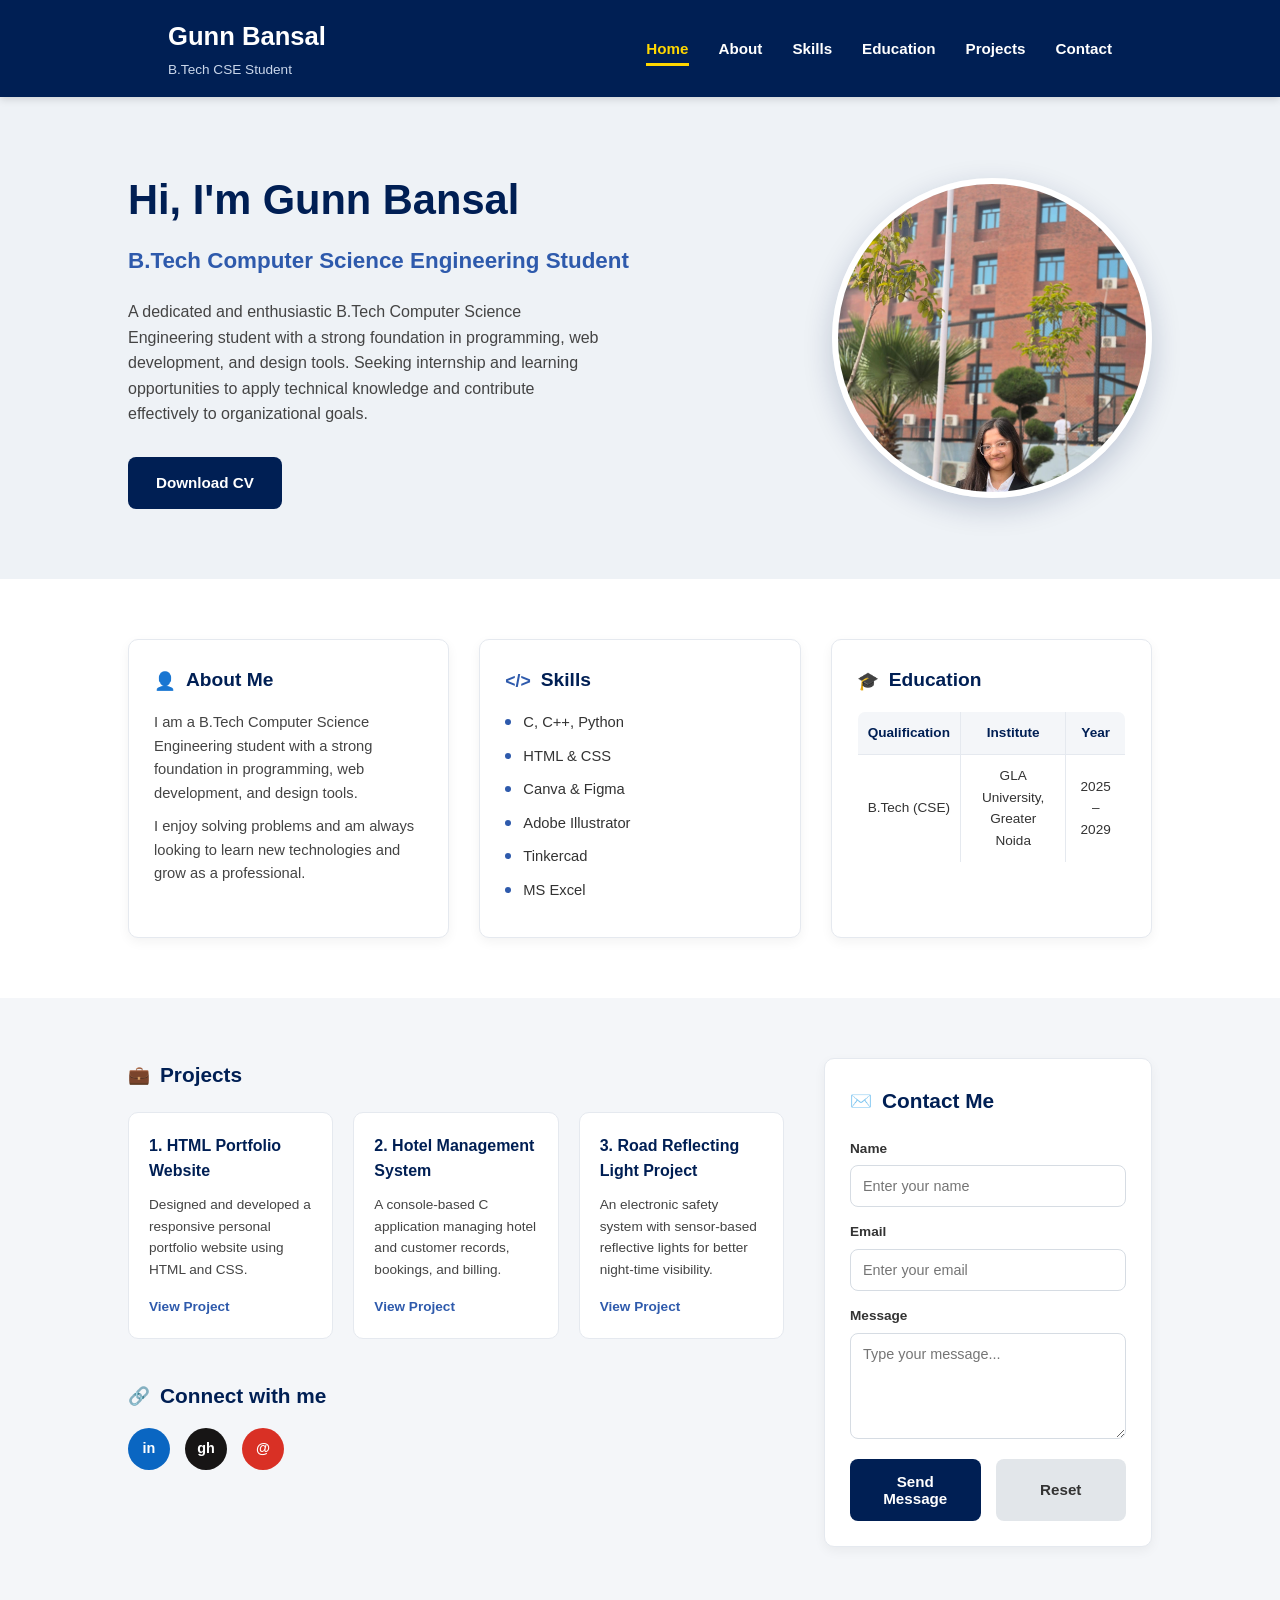
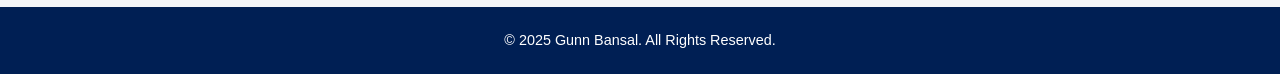
<file: assignment/index.html>
<!DOCTYPE html>
<html lang="en">
<head>
<meta charset="UTF-8">
<meta name="viewport" content="width=device-width, initial-scale=1.0">
<title>Gunn Bansal | Portfolio</title>
<link rel="stylesheet" href="style.css">
</head>
<body>

  <!-- Header / Navbar -->
  <header class="navbar">
    <div class="nav-container">
      <div class="logo">
        <h1>Gunn Bansal</h1>
        <p>B.Tech CSE Student</p>
      </div>
      <nav>
        <ul class="nav-links">
          <li><a href="#home" class="active">Home</a></li>
          <li><a href="#about">About</a></li>
          <li><a href="#skills">Skills</a></li>
          <li><a href="#education">Education</a></li>
          <li><a href="#projects">Projects</a></li>
          <li><a href="#contact">Contact</a></li>
        </ul>
      </nav>
    </div>
  </header>

  <!-- Hero Section -->
  <section class="hero" id="home">
    <div class="hero-container">
      <div class="hero-text">
        <h2>Hi, I'm Gunn Bansal</h2>
        <h3>B.Tech Computer Science Engineering Student</h3>
        <p>
          A dedicated and enthusiastic B.Tech Computer Science Engineering
          student with a strong foundation in programming, web development,
          and design tools. Seeking internship and learning opportunities to
          apply technical knowledge and contribute effectively to
          organizational goals.
        </p>
        <a href="#" class="btn-primary">Download CV</a>
      </div>
      <div class="hero-image">
        <img src="profile.jpg" alt="Gunn Bansal profile photo">
      </div>
    </div>
  </section>

  <!-- About, Skills, Education Section -->
  <section class="info-section" id="about">
    <div class="info-container">

      <div class="card">
        <h4><span class="icon">👤</span> About Me</h4>
        <p>I am a B.Tech Computer Science Engineering student with a strong foundation in programming, web development, and design tools.</p>
        <p>I enjoy solving problems and am always looking to learn new technologies and grow as a professional.</p>
      </div>

      <div class="card" id="skills">
        <h4><span class="icon">&lt;/&gt;</span> Skills</h4>
        <ul class="skills-list">
          <li>C, C++, Python</li>
          <li>HTML &amp; CSS</li>
          <li>Canva &amp; Figma</li>
          <li>Adobe Illustrator</li>
          <li>Tinkercad</li>
          <li>MS Excel</li>
        </ul>
      </div>

      <div class="card" id="education">
        <h4><span class="icon">🎓</span> Education</h4>
        <table class="edu-table">
          <thead>
            <tr>
              <th>Qualification</th>
              <th>Institute</th>
              <th>Year</th>
            </tr>
          </thead>
          <tbody>
            <tr>
              <td>B.Tech (CSE)</td>
              <td>GLA University, Greater Noida</td>
              <td>2025 &ndash; 2029</td>
            </tr>
          </tbody>
        </table>
      </div>

    </div>
  </section>

  <!-- Projects and Contact Section -->
  <section class="main-section" id="projects">
    <div class="main-container">

      <div class="projects-connect">
        <h4><span class="icon">💼</span> Projects</h4>
        <div class="projects-grid">

          <div class="project-card">
            <h5>1. HTML Portfolio Website</h5>
            <p>Designed and developed a responsive personal portfolio website using HTML and CSS.</p>
            <a href="#" class="view-link">View Project</a>
          </div>

          <div class="project-card">
            <h5>2. Hotel Management System</h5>
            <p>A console-based C application managing hotel and customer records, bookings, and billing.</p>
            <a href="#" class="view-link">View Project</a>
          </div>

          <div class="project-card">
            <h5>3. Road Reflecting Light Project</h5>
            <p>An electronic safety system with sensor-based reflective lights for better night-time visibility.</p>
            <a href="#" class="view-link">View Project</a>
          </div>

        </div>

        <div class="connect">
          <h4><span class="icon">🔗</span> Connect with me</h4>
          <div class="social-icons">
            <a href="#" class="social-icon linkedin" aria-label="LinkedIn">in</a>
            <a href="#" class="social-icon github" aria-label="GitHub">gh</a>
            <a href="mailto:gunnbansal01@gmail.com" class="social-icon gmail" aria-label="Gmail">@</a>
          </div>
        </div>
      </div>

      <div class="contact" id="contact">
        <h4><span class="icon">✉️</span> Contact Me</h4>
        <form>
          <label for="name">Name</label>
          <input type="text" id="name" name="name" placeholder="Enter your name" required>

          <label for="email">Email</label>
          <input type="email" id="email" name="email" placeholder="Enter your email" required>

          <label for="message">Message</label>
          <textarea id="message" name="message" rows="5" placeholder="Type your message..." required></textarea>

          <div class="form-buttons">
            <button type="submit" class="btn-primary">Send Message</button>
            <button type="reset" class="btn-secondary">Reset</button>
          </div>
        </form>
      </div>

    </div>
  </section>

  <!-- Footer -->
  <footer class="footer">
    <p>&copy; 2025 Gunn Bansal. All Rights Reserved.</p>
  </footer>

</body>
</html>
</file>
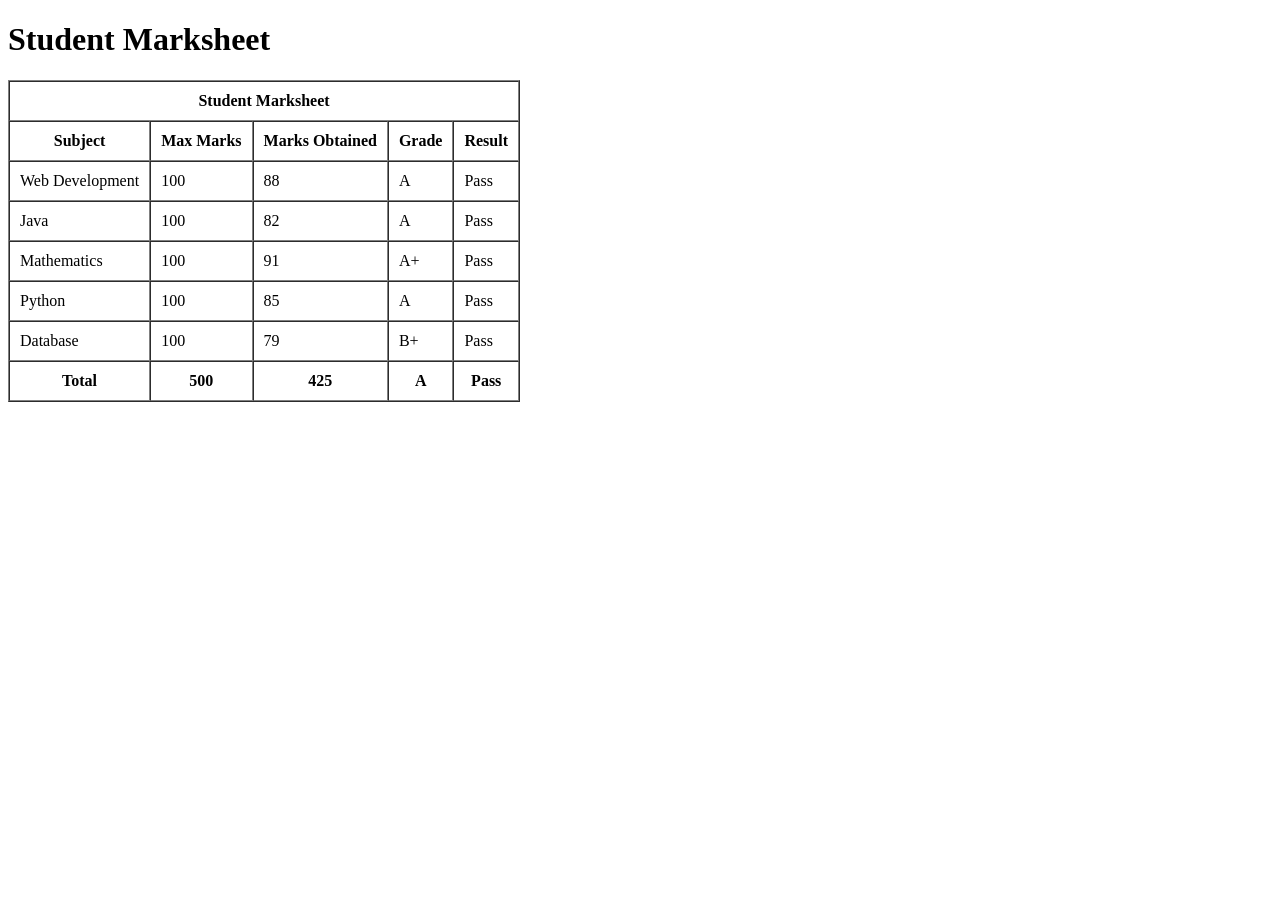
<file: assignment/1_marksheet.html>
<!DOCTYPE html>
<html lang="en">
<head>
    <meta charset="UTF-8">
    <meta name="viewport" content="width=device-width, initial-scale=1.0">
    <title>Student Marksheet</title>
</head>
<body>
    <h1>Student Marksheet</h1>

    <table border="1" cellpadding="10" cellspacing="0">
        <tr>
            <th colspan="5">Student Marksheet</th>
        </tr>
        <tr>
            <th>Subject</th>
            <th>Max Marks</th>
            <th>Marks Obtained</th>
            <th>Grade</th>
            <th>Result</th>
        </tr>
        <tr>
            <td>Web Development</td>
            <td>100</td>
            <td>88</td>
            <td>A</td>
            <td>Pass</td>
        </tr>
        <tr>
            <td>Java</td>
            <td>100</td>
            <td>82</td>
            <td>A</td>
            <td>Pass</td>
        </tr>
        <tr>
            <td>Mathematics</td>
            <td>100</td>
            <td>91</td>
            <td>A+</td>
            <td>Pass</td>
        </tr>
        <tr>
            <td>Python</td>
            <td>100</td>
            <td>85</td>
            <td>A</td>
            <td>Pass</td>
        </tr>
        <tr>
            <td>Database</td>
            <td>100</td>
            <td>79</td>
            <td>B+</td>
            <td>Pass</td>
        </tr>
        <tr>
            <th>Total</th>
            <th>500</th>
            <th>425</th>
            <th>A</th>
            <th>Pass</th>
        </tr>
    </table>
</body>
</html>
</file>
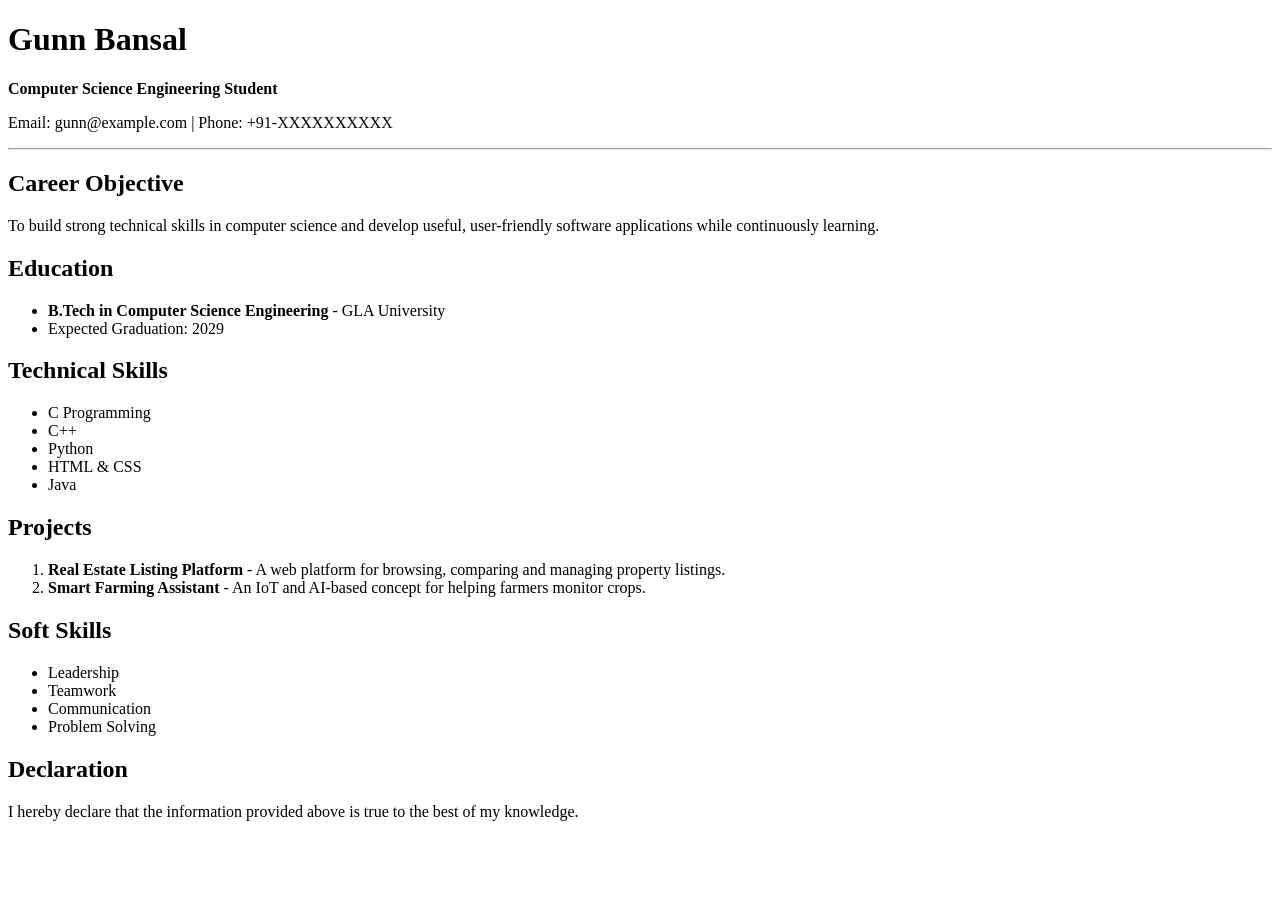
<file: assignment/2_resume.html>
<!DOCTYPE html>
<html lang="en">
<head>
    <meta charset="UTF-8">
    <meta name="viewport" content="width=device-width, initial-scale=1.0">
    <title>Resume</title>
</head>
<body>
    <h1>Gunn Bansal</h1>
    <p><strong>Computer Science Engineering Student</strong></p>
    <p>Email: gunn@example.com | Phone: +91-XXXXXXXXXX</p>

    <hr>

    <h2>Career Objective</h2>
    <p>
        To build strong technical skills in computer science and develop
        useful, user-friendly software applications while continuously learning.
    </p>

    <h2>Education</h2>
    <ul>
        <li><strong>B.Tech in Computer Science Engineering</strong> - GLA University</li>
        <li>Expected Graduation: 2029</li>
    </ul>

    <h2>Technical Skills</h2>
    <ul>
        <li>C Programming</li>
        <li>C++</li>
        <li>Python</li>
        <li>HTML & CSS</li>
        <li>Java</li>
    </ul>

    <h2>Projects</h2>
    <ol>
        <li><strong>Real Estate Listing Platform</strong> - A web platform for
            browsing, comparing and managing property listings.</li>
        <li><strong>Smart Farming Assistant</strong> - An IoT and AI-based
            concept for helping farmers monitor crops.</li>
    </ol>

    <h2>Soft Skills</h2>
    <ul>
        <li>Leadership</li>
        <li>Teamwork</li>
        <li>Communication</li>
        <li>Problem Solving</li>
    </ul>

    <h2>Declaration</h2>
    <p>I hereby declare that the information provided above is true to the best of my knowledge.</p>
</body>
</html>
</file>
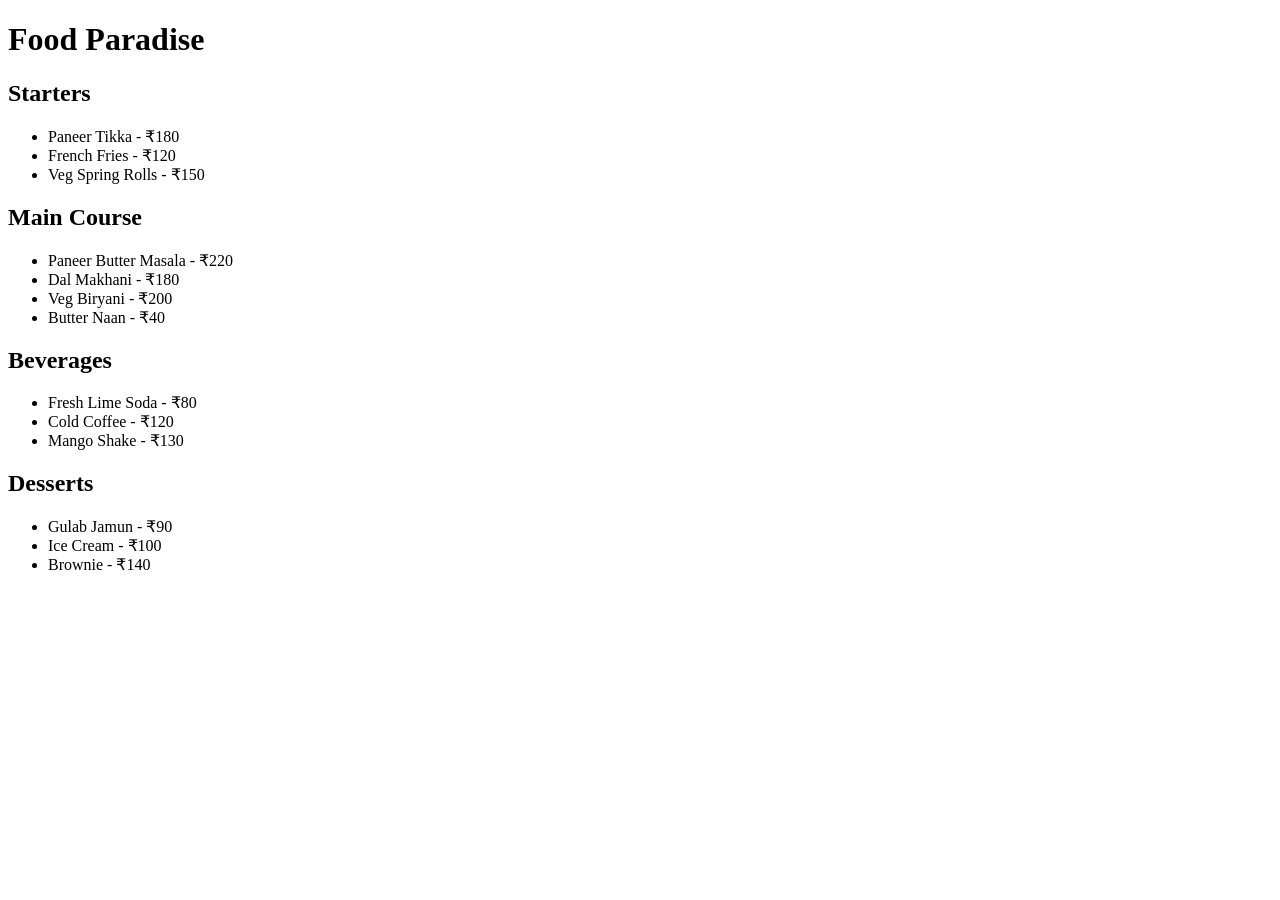
<file: assignment/3_restaurant_menu.html>
<!DOCTYPE html>
<html lang="en">
<head>
    <meta charset="UTF-8">
    <meta name="viewport" content="width=device-width, initial-scale=1.0">
    <title>Restaurant Menu</title>
</head>
<body>
    <h1>Food Paradise</h1>

    <h2>Starters</h2>
    <ul>
        <li>Paneer Tikka - ₹180</li>
        <li>French Fries - ₹120</li>
        <li>Veg Spring Rolls - ₹150</li>
    </ul>

    <h2>Main Course</h2>
    <ul>
        <li>Paneer Butter Masala - ₹220</li>
        <li>Dal Makhani - ₹180</li>
        <li>Veg Biryani - ₹200</li>
        <li>Butter Naan - ₹40</li>
    </ul>

    <h2>Beverages</h2>
    <ul>
        <li>Fresh Lime Soda - ₹80</li>
        <li>Cold Coffee - ₹120</li>
        <li>Mango Shake - ₹130</li>
    </ul>

    <h2>Desserts</h2>
    <ul>
        <li>Gulab Jamun - ₹90</li>
        <li>Ice Cream - ₹100</li>
        <li>Brownie - ₹140</li>
    </ul>
</body>
</html>
</file>
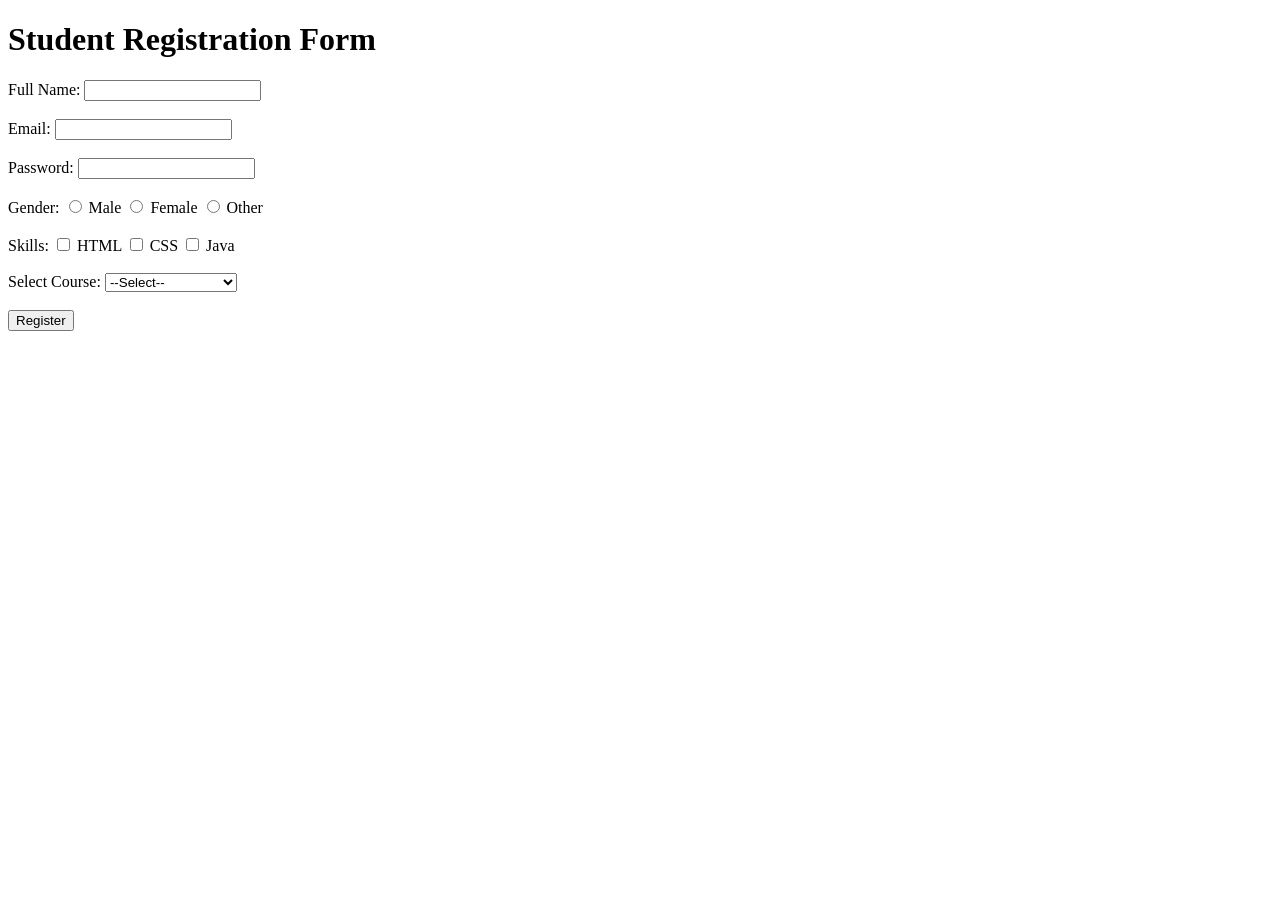
<file: assignment/4_registration_form.html>
<!DOCTYPE html>
<html lang="en">
<head>
    <meta charset="UTF-8">
    <meta name="viewport" content="width=device-width, initial-scale=1.0">
    <title>Registration Form</title>
</head>
<body>
    <h1>Student Registration Form</h1>

    <form action="#" method="post">

        <label for="name">Full Name:</label>
        <input type="text" id="name" name="name" required>
        <br><br>

        <label for="email">Email:</label>
        <input type="email" id="email" name="email" required>
        <br><br>

        <label for="password">Password:</label>
        <input type="password" id="password" name="password" required>
        <br><br>

        <label>Gender:</label>
        <input type="radio" id="male" name="gender" value="male">
        <label for="male">Male</label>

        <input type="radio" id="female" name="gender" value="female">
        <label for="female">Female</label>

        <input type="radio" id="other" name="gender" value="other">
        <label for="other">Other</label>
        <br><br>

        <label>Skills:</label>
        <input type="checkbox" id="html" name="skills" value="html">
        <label for="html">HTML</label>

        <input type="checkbox" id="css" name="skills" value="css">
        <label for="css">CSS</label>

        <input type="checkbox" id="java" name="skills" value="java">
        <label for="java">Java</label>
        <br><br>

        <label for="course">Select Course:</label>
        <select id="course" name="course">
            <option value="">--Select--</option>
            <option value="cse">Computer Science</option>
            <option value="aiml">AI & ML</option>
            <option value="ds">Data Science</option>
        </select>
        <br><br>

        <input type="submit" value="Register">

    </form>
</body>
</html>
</file>
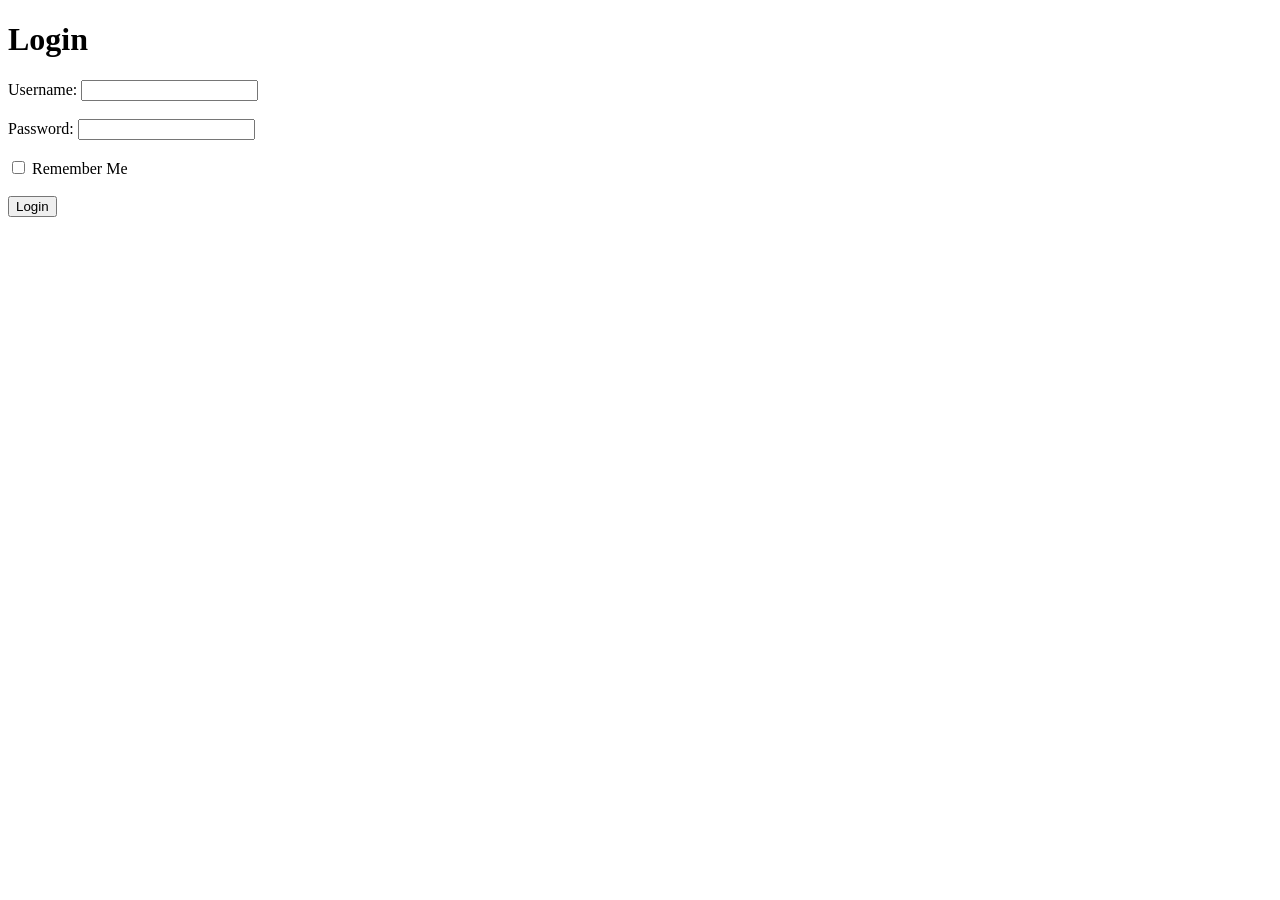
<file: assignment/5_login.html>
<!DOCTYPE html>
<html lang="en">
<head>
    <meta charset="UTF-8">
    <meta name="viewport" content="width=device-width, initial-scale=1.0">
    <title>Login Page</title>
</head>
<body>
    <h1>Login</h1>

    <form action="#" method="post">

        <label for="username">Username:</label>
        <input type="text" id="username" name="username" required>
        <br><br>

        <label for="password">Password:</label>
        <input type="password" id="password" name="password" required>
        <br><br>

        <input type="checkbox" id="remember" name="remember">
        <label for="remember">Remember Me</label>
        <br><br>

        <input type="submit" value="Login">

    </form>
</body>
</html>
</file>
<file: assignment/style.css>
/* ===== Reset ===== */
* {
  margin: 0;
  padding: 0;
  box-sizing: border-box;
}

/* Colors
   Navy:   #001F54
   Gold:   #FFD700
   Blue:   #2E5AAC
   BG:     #EEF2F6 (hero) / #F4F6F9 (sections)
   Card:   #FFFFFF
*/

html {
  scroll-behavior: smooth;
}

body {
  font-family: Arial, Helvetica, sans-serif;
  color: #222;
  background-color: #F4F6F9;
  line-height: 1.6;
}

a {
  text-decoration: none;
  color: inherit;
}

ul {
  list-style: none;
}

img {
  max-width: 100%;
  display: block;
}

/* ===== Navbar ===== */
.navbar {
  background-color: #001F54;
  position: sticky;
  top: 0;
  z-index: 100;
  box-shadow: 0 2px 8px rgba(0, 0, 0, 0.15);
}

.nav-container {
  max-width: 1200px;
  margin: 0 auto;
  padding: 16px 10%;
  display: flex;
  justify-content: space-between;
  align-items: center;
  flex-wrap: wrap;
}

.logo h1 {
  color: #FFFFFF;
  font-size: 1.6rem;
  font-weight: 700;
}

.logo p {
  color: #C9D6EA;
  font-size: 0.85rem;
  margin-top: 2px;
}

.nav-links {
  display: flex;
  gap: 30px;
  flex-wrap: wrap;
}

.nav-links a {
  color: #FFFFFF;
  font-weight: 600;
  font-size: 0.95rem;
  padding-bottom: 6px;
  border-bottom: 3px solid transparent;
  transition: color 0.3s ease, border-color 0.3s ease;
}

.nav-links a:hover {
  color: #FFD700;
}

.nav-links a.active {
  color: #FFD700;
  border-bottom: 3px solid #FFD700;
}

/* ===== Hero Section ===== */
.hero {
  background-color: #EEF2F6;
  padding: 70px 10%;
}

.hero-container {
  max-width: 1200px;
  margin: 0 auto;
  display: flex;
  align-items: center;
  justify-content: space-between;
  gap: 40px;
  flex-wrap: wrap;
}

.hero-text {
  flex: 1;
  min-width: 300px;
}

.hero-text h2 {
  font-size: 2.6rem;
  color: #001F54;
  margin-bottom: 10px;
  font-weight: 800;
}

.hero-text h3 {
  font-size: 1.4rem;
  color: #2E5AAC;
  margin-bottom: 20px;
  font-weight: 600;
}

.hero-text p {
  font-size: 1rem;
  color: #444;
  max-width: 480px;
  margin-bottom: 30px;
}

.btn-primary {
  display: inline-block;
  background-color: #001F54;
  color: #FFFFFF;
  padding: 14px 28px;
  border-radius: 8px;
  font-weight: 700;
  font-size: 0.95rem;
  border: none;
  cursor: pointer;
  transition: background-color 0.3s ease, transform 0.2s ease;
}

.btn-primary:hover {
  background-color: #001740;
  transform: translateY(-2px);
}

.btn-secondary {
  display: inline-block;
  background-color: #E2E6EA;
  color: #333;
  padding: 14px 28px;
  border-radius: 8px;
  font-weight: 700;
  font-size: 0.95rem;
  border: none;
  cursor: pointer;
  transition: background-color 0.3s ease;
}

.btn-secondary:hover {
  background-color: #cfd4d9;
}

.hero-image {
  flex: 0 0 auto;
  display: flex;
  justify-content: center;
  align-items: center;
}

.hero-image img {
  width: 320px;
  height: 320px;
  border-radius: 50%;
  object-fit: cover;
  object-position: top center;
  border: 6px solid #FFFFFF;
  box-shadow: 0 10px 30px rgba(0, 31, 84, 0.2);
}

/* ===== Info Section (About / Skills / Education) ===== */
.info-section {
  background-color: #FFFFFF;
  padding: 60px 10%;
}

.info-container {
  max-width: 1200px;
  margin: 0 auto;
  display: grid;
  grid-template-columns: repeat(3, 1fr);
  gap: 30px;
}

.card {
  background-color: #FFFFFF;
  border: 1px solid #E5E9EF;
  border-radius: 10px;
  padding: 25px;
  box-shadow: 0 4px 12px rgba(0, 0, 0, 0.05);
  transition: box-shadow 0.3s ease, transform 0.3s ease;
}

.card:hover {
  box-shadow: 0 8px 20px rgba(0, 0, 0, 0.1);
  transform: translateY(-3px);
}

.card h4 {
  color: #001F54;
  font-size: 1.2rem;
  margin-bottom: 15px;
  display: flex;
  align-items: center;
  gap: 10px;
}

.icon {
  color: #2E5AAC;
  font-size: 1.1rem;
}

.card p {
  font-size: 0.92rem;
  color: #444;
  margin-bottom: 10px;
}

.skills-list li {
  position: relative;
  padding-left: 18px;
  margin-bottom: 10px;
  font-size: 0.92rem;
  color: #333;
}

.skills-list li::before {
  content: "";
  position: absolute;
  left: 0;
  top: 8px;
  width: 6px;
  height: 6px;
  border-radius: 50%;
  background-color: #2E5AAC;
}

/* Education Table */
.edu-table {
  width: 100%;
  border-collapse: collapse;
  border-radius: 8px;
  overflow: hidden;
  border: 1px solid #E5E9EF;
}

.edu-table th,
.edu-table td {
  border: 1px solid #E5E9EF;
  padding: 10px;
  text-align: center;
  font-size: 0.85rem;
}

.edu-table th {
  background-color: #F4F6F9;
  color: #001F54;
  font-weight: 700;
}

.edu-table td {
  color: #333;
}

/* ===== Projects & Contact Section ===== */
.main-section {
  background-color: #F4F6F9;
  padding: 60px 10%;
}

.main-container {
  max-width: 1200px;
  margin: 0 auto;
  display: grid;
  grid-template-columns: 2fr 1fr;
  gap: 40px;
  align-items: start;
}

.projects-connect h4 {
  color: #001F54;
  font-size: 1.3rem;
  margin-bottom: 20px;
  display: flex;
  align-items: center;
  gap: 10px;
}

.projects-grid {
  display: grid;
  grid-template-columns: repeat(3, 1fr);
  gap: 20px;
  margin-bottom: 40px;
}

.project-card {
  background-color: #FFFFFF;
  border: 1px solid #E5E9EF;
  border-radius: 10px;
  padding: 20px;
  transition: box-shadow 0.3s ease, transform 0.3s ease;
}

.project-card:hover {
  box-shadow: 0 8px 20px rgba(0, 0, 0, 0.1);
  transform: translateY(-3px);
}

.project-card h5 {
  color: #001F54;
  font-size: 1rem;
  margin-bottom: 10px;
}

.project-card p {
  font-size: 0.85rem;
  color: #444;
  margin-bottom: 12px;
  min-height: 55px;
}

.view-link {
  color: #2E5AAC;
  font-weight: 700;
  font-size: 0.85rem;
  transition: color 0.3s ease;
}

.view-link:hover {
  color: #001F54;
  text-decoration: underline;
}

.connect h4 {
  margin-bottom: 15px;
}

.social-icons {
  display: flex;
  gap: 15px;
}

.social-icon {
  width: 42px;
  height: 42px;
  border-radius: 50%;
  display: flex;
  align-items: center;
  justify-content: center;
  font-weight: 700;
  font-size: 0.9rem;
  color: #FFFFFF;
  transition: transform 0.3s ease, box-shadow 0.3s ease;
}

.social-icon:hover {
  transform: translateY(-4px);
  box-shadow: 0 6px 14px rgba(0, 0, 0, 0.2);
}

.linkedin { background-color: #0A66C2; }
.github { background-color: #171515; }
.gmail { background-color: #D93025; }

/* Contact Form */
.contact {
  background-color: #FFFFFF;
  border: 1px solid #E5E9EF;
  border-radius: 10px;
  padding: 25px;
  box-shadow: 0 4px 12px rgba(0, 0, 0, 0.05);
}

.contact h4 {
  color: #001F54;
  font-size: 1.3rem;
  margin-bottom: 20px;
  display: flex;
  align-items: center;
  gap: 10px;
}

.contact form {
  display: flex;
  flex-direction: column;
}

.contact label {
  font-size: 0.85rem;
  font-weight: 700;
  color: #333;
  margin-bottom: 6px;
  margin-top: 14px;
}

.contact label:first-of-type {
  margin-top: 0;
}

.contact input,
.contact textarea {
  width: 100%;
  padding: 12px;
  border: 1px solid #D6DCE3;
  border-radius: 8px;
  font-family: inherit;
  font-size: 0.9rem;
  transition: border-color 0.3s ease;
  resize: vertical;
}

.contact input:focus,
.contact textarea:focus {
  outline: none;
  border-color: #2E5AAC;
}

.form-buttons {
  display: flex;
  gap: 15px;
  margin-top: 20px;
}

.form-buttons button {
  flex: 1;
}

/* ===== Footer ===== */
.footer {
  background-color: #001F54;
  color: #FFFFFF;
  text-align: center;
  padding: 22px 10%;
  width: 100%;
}

.footer p {
  font-size: 0.9rem;
}

/* ===== Responsive Breakpoints ===== */

/* Tablet: 1024px */
@media (max-width: 1024px) {
  .info-container {
    grid-template-columns: 1fr 1fr;
  }

  .main-container {
    grid-template-columns: 1fr;
  }

  .projects-grid {
    grid-template-columns: repeat(3, 1fr);
  }
}

/* Small tablet / large mobile: 768px */
@media (max-width: 768px) {
  .nav-container {
    flex-direction: column;
    align-items: flex-start;
    gap: 12px;
  }

  .nav-links {
    gap: 18px;
    flex-wrap: wrap;
  }

  .hero-container {
    flex-direction: column-reverse;
    text-align: center;
  }

  .hero-text p {
    margin-left: auto;
    margin-right: auto;
  }

  .hero-text {
    display: flex;
    flex-direction: column;
    align-items: center;
  }

  .info-container {
    grid-template-columns: 1fr;
  }

  .projects-grid {
    grid-template-columns: 1fr;
  }

  .main-container {
    grid-template-columns: 1fr;
  }
}

/* Mobile: 480px */
@media (max-width: 480px) {
  .hero {
    padding: 50px 6%;
  }

  .info-section,
  .main-section {
    padding: 40px 6%;
  }

  .nav-container {
    padding: 14px 6%;
  }

  .hero-text h2 {
    font-size: 2rem;
  }

  .hero-image img {
    width: 220px;
    height: 220px;
  }

  .btn-primary,
  .btn-secondary {
    width: 100%;
    text-align: center;
  }

  .form-buttons {
    flex-direction: column;
  }

  .edu-table th,
  .edu-table td {
    font-size: 0.75rem;
    padding: 6px;
  }
}
</file>
